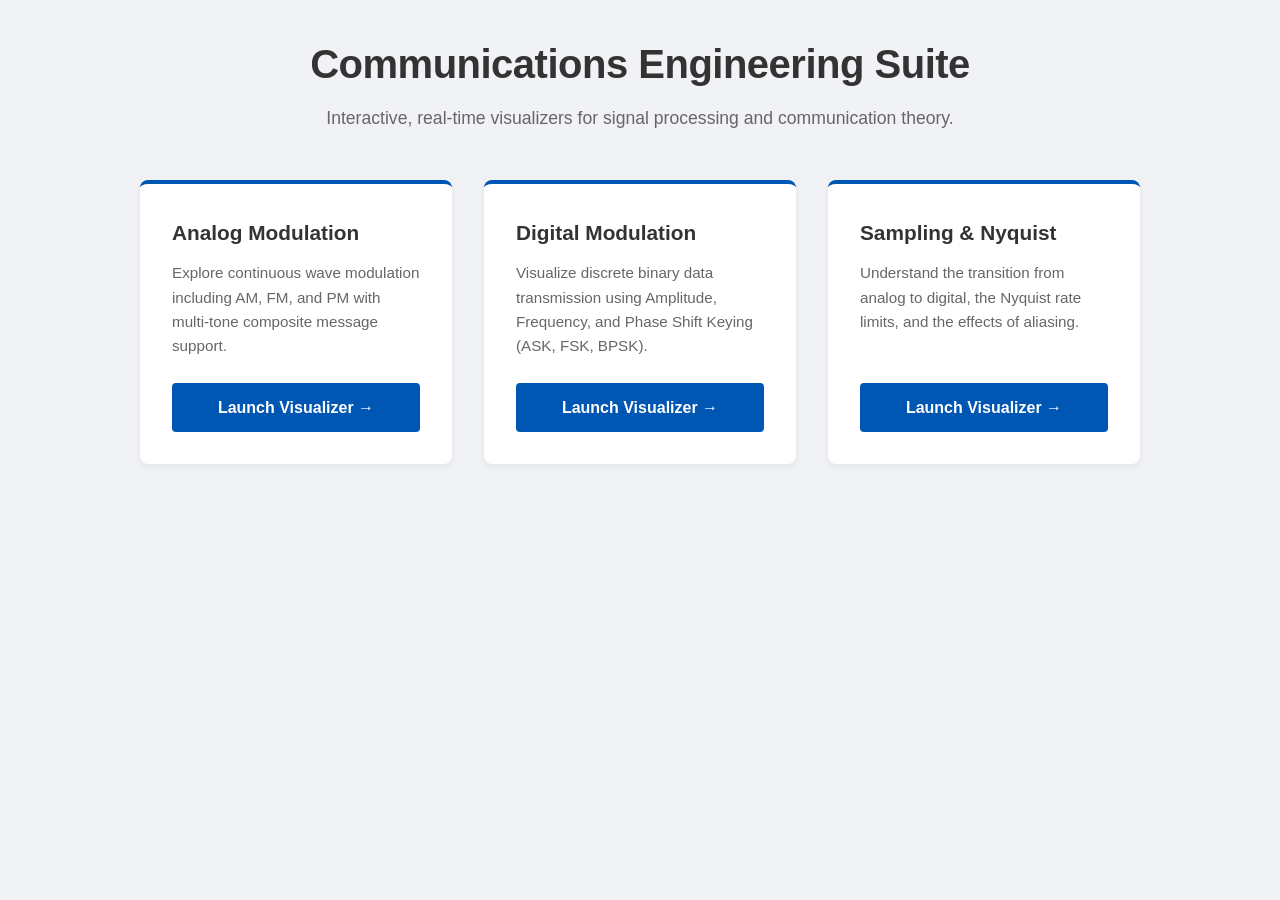
<file: index.html>
<!doctype html>
<html lang="en">
  <head>
    <meta charset="UTF-8" />
    <meta name="viewport" content="width=device-width, initial-scale=1.0" />

    <title>Communications Engineering Suite</title>
    <meta
      name="description"
      content="A suite of interactive, high-performance web simulators for learning Analog Modulation, Digital Modulation, and the Nyquist Sampling Theorem."
    />
    <meta
      name="keywords"
      content="engineering, communication systems, analog modulation, digital modulation, sampling theorem, interactive visualizer"
    />
    <meta name="author" content="Your Name" />

    <meta property="og:title" content="Communications Engineering Suite" />
    <meta
      property="og:description"
      content="Interactive visualizers for Analog, Digital, and Sampling communication systems."
    />
    <meta property="og:type" content="website" />

    <link rel="stylesheet" href="style.css" />
  </head>
  <body>
    <header class="site-header">
      <h1>Communications Engineering Suite</h1>
      <p>
        Interactive, real-time visualizers for signal processing and
        communication theory.
      </p>
    </header>

    <main>
      <nav aria-label="Visualizer Suite Navigation">
        <ul class="grid-container">
          <li class="card">
            <h2>Analog Modulation</h2>
            <p>
              Explore continuous wave modulation including AM, FM, and PM with
              multi-tone composite message support.
            </p>
            <a href="analog/" aria-label="Launch Analog Modulation Visualizer"
              >Launch Visualizer <span aria-hidden="true">&rarr;</span></a
            >
          </li>

          <li class="card">
            <h2>Digital Modulation</h2>
            <p>
              Visualize discrete binary data transmission using Amplitude,
              Frequency, and Phase Shift Keying (ASK, FSK, BPSK).
            </p>
            <a href="digital/" aria-label="Launch Digital Modulation Visualizer"
              >Launch Visualizer <span aria-hidden="true">&rarr;</span></a
            >
          </li>

          <li class="card">
            <h2>Sampling & Nyquist</h2>
            <p>
              Understand the transition from analog to digital, the Nyquist rate
              limits, and the effects of aliasing.
            </p>
            <a href="sampling/" aria-label="Launch Sampling Theorem Visualizer"
              >Launch Visualizer <span aria-hidden="true">&rarr;</span></a
            >
          </li>
        </ul>
      </nav>
    </main>
  </body>
</html>
</file>
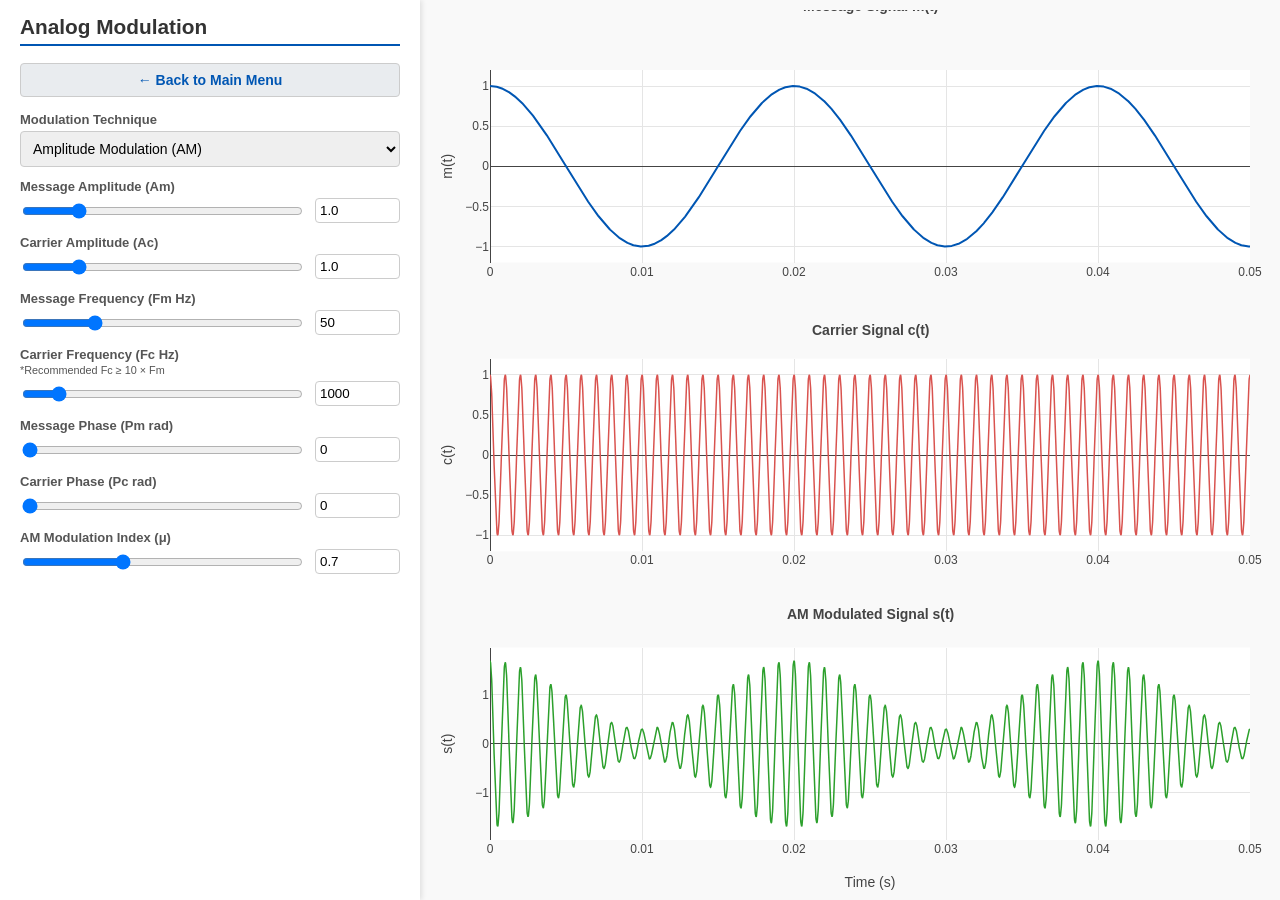
<file: analog/index.html>
<!doctype html>
<html lang="en">
  <head>
    <meta charset="UTF-8" />
    <meta name="viewport" content="width=device-width, initial-scale=1.0" />

    <title>Analog Modulation Visualizer | AM, FM, PM</title>
    <meta
      name="description"
      content="Interactive educational tool demonstrating continuous wave analog modulation including Amplitude, Frequency, and Phase Modulation."
    />
    <meta
      name="keywords"
      content="analog modulation, AM, FM, PM, signal processing, communication systems, engineering education, interactive visualizer"
    />
    <meta name="author" content="Communications Engineering Dept" />

    <link rel="preconnect" href="https://cdn.plot.ly" />
    <script src="https://cdn.plot.ly/plotly-2.27.0.min.js" defer></script>

    <link rel="stylesheet" href="style.css" />
  </head>
  <body>
    <aside id="controls" aria-label="Analog Modulation Parameters">
      <h2>Analog Modulation</h2>

      <nav style="margin-bottom: 15px" aria-label="Breadcrumb">
        <a
          href="../"
          style="
            display: block;
            text-align: center;
            background-color: #e9ecef;
            color: #0056b3;
            padding: 8px;
            text-decoration: none;
            border-radius: 4px;
            font-weight: bold;
            font-size: 14px;
            border: 1px solid #ccc;
          "
          aria-label="Return to Main Suite Menu"
        >
          &larr; Back to Main Menu
        </a>
      </nav>

      <div class="control-group">
        <label for="mod_type">Modulation Technique</label>
        <select
          id="mod_type"
          onchange="
            handleModTypeChange();
            updatePlot();
          "
        >
          <option value="AM">Amplitude Modulation (AM)</option>
          <option value="FM">Frequency Modulation (FM)</option>
          <option value="PM">Phase Modulation (PM)</option>
        </select>
      </div>

      <div class="control-group">
        <label for="Am_slider">Message Amplitude (Am)</label>
        <div class="input-row">
          <input
            type="range"
            id="Am_slider"
            min="0.1"
            max="5.0"
            step="0.1"
            value="1.0"
            oninput="
              Am_num.value = this.value;
              updatePlot();
            "
          />
          <input
            type="number"
            id="Am_num"
            min="0.1"
            max="5.0"
            step="0.1"
            value="1.0"
            aria-label="Message Amplitude numeric input"
            oninput="
              Am_slider.value = this.value;
              updatePlot();
            "
          />
        </div>
      </div>

      <div class="control-group">
        <label for="Ac_slider">Carrier Amplitude (Ac)</label>
        <div class="input-row">
          <input
            type="range"
            id="Ac_slider"
            min="0.1"
            max="5.0"
            step="0.1"
            value="1.0"
            oninput="
              Ac_num.value = this.value;
              updatePlot();
            "
          />
          <input
            type="number"
            id="Ac_num"
            min="0.1"
            max="5.0"
            step="0.1"
            value="1.0"
            aria-label="Carrier Amplitude numeric input"
            oninput="
              Ac_slider.value = this.value;
              updatePlot();
            "
          />
        </div>
      </div>

      <div class="control-group">
        <label for="Fm_slider">Message Frequency (Fm Hz)</label>
        <div class="input-row">
          <input
            type="range"
            id="Fm_slider"
            min="1"
            max="200"
            step="1"
            value="50"
            oninput="
              Fm_num.value = this.value;
              updatePlot();
            "
          />
          <input
            type="number"
            id="Fm_num"
            min="1"
            max="200"
            step="1"
            value="50"
            aria-label="Message Frequency numeric input"
            oninput="
              Fm_slider.value = this.value;
              updatePlot();
            "
          />
        </div>
      </div>

      <div class="control-group">
        <label for="Fc_slider"
          >Carrier Frequency (Fc Hz) <br /><small
            style="font-weight: normal"
            id="fc_desc"
            >*Recommended Fc ≥ 10 × Fm</small
          ></label
        >
        <div class="input-row">
          <input
            type="range"
            id="Fc_slider"
            min="500"
            max="5000"
            step="10"
            value="1000"
            aria-describedby="fc_desc"
            oninput="
              Fc_num.value = this.value;
              updatePlot();
            "
          />
          <input
            type="number"
            id="Fc_num"
            min="500"
            max="5000"
            step="10"
            value="1000"
            aria-label="Carrier Frequency numeric input"
            oninput="
              Fc_slider.value = this.value;
              updatePlot();
            "
          />
        </div>
      </div>

      <div class="control-group">
        <label for="Pm_slider">Message Phase (Pm rad)</label>
        <div class="input-row">
          <input
            type="range"
            id="Pm_slider"
            min="0"
            max="6.283"
            step="0.01"
            value="0"
            oninput="
              Pm_num.value = this.value;
              updatePlot();
            "
          />
          <input
            type="number"
            id="Pm_num"
            min="0"
            max="6.283"
            step="0.01"
            value="0"
            aria-label="Message Phase numeric input"
            oninput="
              Pm_slider.value = this.value;
              updatePlot();
            "
          />
        </div>
      </div>

      <div class="control-group">
        <label for="Pc_slider">Carrier Phase (Pc rad)</label>
        <div class="input-row">
          <input
            type="range"
            id="Pc_slider"
            min="0"
            max="6.283"
            step="0.01"
            value="0"
            oninput="
              Pc_num.value = this.value;
              updatePlot();
            "
          />
          <input
            type="number"
            id="Pc_num"
            min="0"
            max="6.283"
            step="0.01"
            value="0"
            aria-label="Carrier Phase numeric input"
            oninput="
              Pc_slider.value = this.value;
              updatePlot();
            "
          />
        </div>
      </div>

      <div class="control-group" id="group_am_idx">
        <label for="mu_slider">AM Modulation Index (μ)</label>
        <div class="input-row">
          <input
            type="range"
            id="mu_slider"
            min="0"
            max="2"
            step="0.1"
            value="0.7"
            oninput="
              mu_num.value = this.value;
              updatePlot();
            "
          />
          <input
            type="number"
            id="mu_num"
            min="0"
            max="2"
            step="0.1"
            value="0.7"
            aria-label="AM Modulation Index numeric input"
            oninput="
              mu_slider.value = this.value;
              updatePlot();
            "
          />
        </div>
      </div>

      <div class="control-group" id="group_fm_idx" style="display: none">
        <label for="beta_slider">FM Modulation Index (β)</label>
        <div class="input-row">
          <input
            type="range"
            id="beta_slider"
            min="0"
            max="20"
            step="0.1"
            value="5"
            oninput="
              beta_num.value = this.value;
              updatePlot();
            "
          />
          <input
            type="number"
            id="beta_num"
            min="0"
            max="20"
            step="0.1"
            value="5"
            aria-label="FM Modulation Index numeric input"
            oninput="
              beta_slider.value = this.value;
              updatePlot();
            "
          />
        </div>
      </div>

      <div class="control-group" id="group_pm_idx" style="display: none">
        <label for="kp_slider">PM Modulation Index (kp)</label>
        <div class="input-row">
          <input
            type="range"
            id="kp_slider"
            min="0"
            max="6.283"
            step="0.01"
            value="1.57"
            oninput="
              kp_num.value = this.value;
              updatePlot();
            "
          />
          <input
            type="number"
            id="kp_num"
            min="0"
            max="6.283"
            step="0.01"
            value="1.57"
            aria-label="PM Modulation Index numeric input"
            oninput="
              kp_slider.value = this.value;
              updatePlot();
            "
          />
        </div>
      </div>
    </aside>

    <main id="plot-container" aria-label="Interactive Waveform Plot">
      <div id="plot"></div>
    </main>

    <script src="script.js" defer></script>
  </body>
</html>
</file>
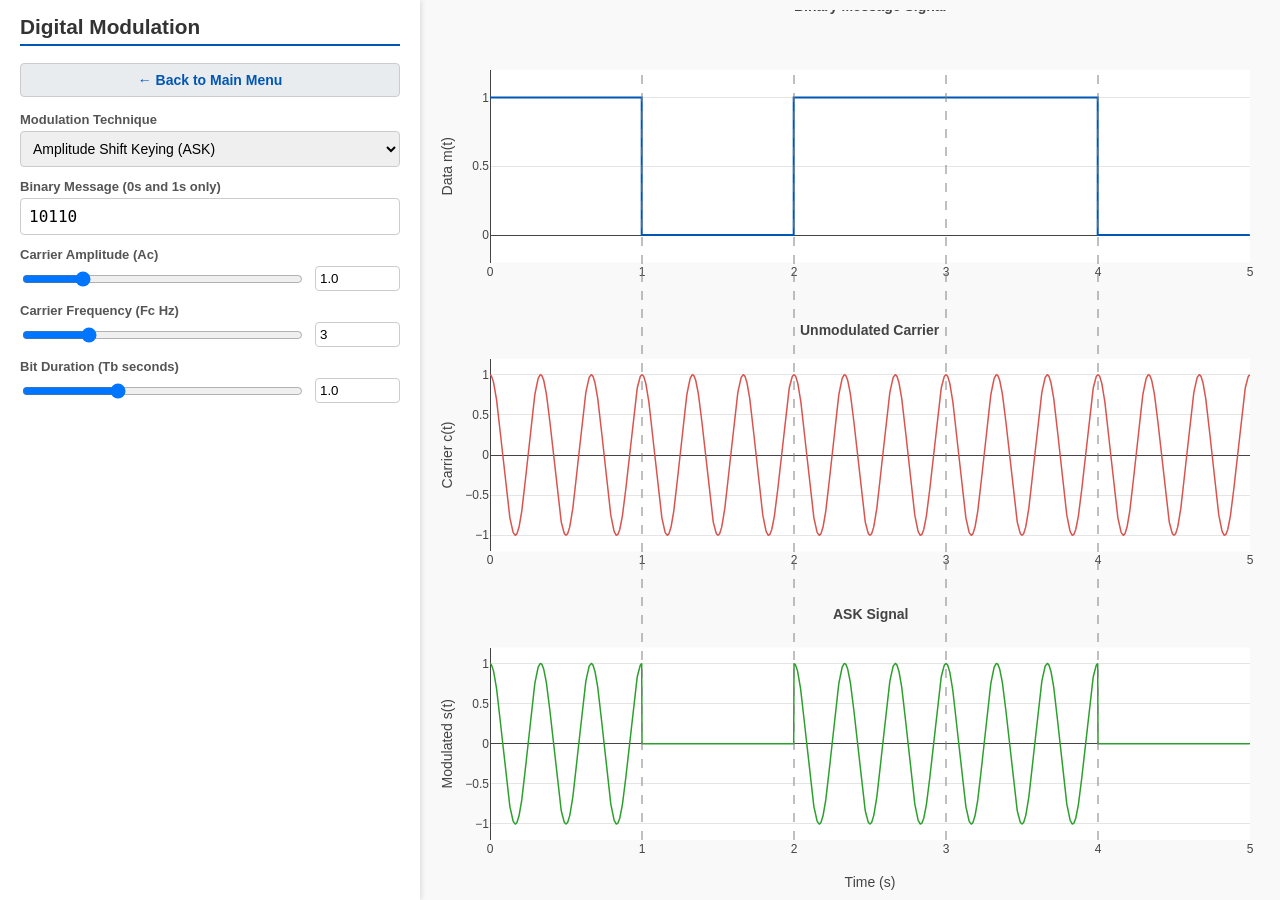
<file: digital/index.html>
<!doctype html>
<html lang="en">
  <head>
    <meta charset="UTF-8" />
    <meta name="viewport" content="width=device-width, initial-scale=1.0" />

    <title>Digital Modulation Visualizer | ASK, FSK, BPSK</title>
    <meta
      name="description"
      content="Interactive educational tool demonstrating digital modulation techniques including Amplitude, Frequency, and Phase Shift Keying."
    />
    <meta
      name="keywords"
      content="digital modulation, ASK, FSK, BPSK, shift keying, signal processing, engineering education"
    />
    <meta name="author" content="Communications Engineering Dept" />

    <link rel="preconnect" href="https://cdn.plot.ly" />
    <script src="https://cdn.plot.ly/plotly-2.27.0.min.js" defer></script>

    <link rel="stylesheet" href="style.css" />
  </head>
  <body>
    <aside id="controls" aria-label="Digital Modulation Parameters">
      <h2>Digital Modulation</h2>

      <nav style="margin-bottom: 15px" aria-label="Breadcrumb">
        <a
          href="../"
          style="
            display: block;
            text-align: center;
            background-color: #e9ecef;
            color: #0056b3;
            padding: 8px;
            text-decoration: none;
            border-radius: 4px;
            font-weight: bold;
            font-size: 14px;
            border: 1px solid #ccc;
          "
          aria-label="Return to Main Suite Menu"
        >
          &larr; Back to Main Menu
        </a>
      </nav>

      <div class="control-group">
        <label for="mod_type">Modulation Technique</label>
        <select id="mod_type" onchange="updatePlot()">
          <option value="ASK">Amplitude Shift Keying (ASK)</option>
          <option value="FSK">Frequency Shift Keying (FSK)</option>
          <option value="BPSK">Binary Phase Shift Keying (BPSK)</option>
        </select>
      </div>

      <div class="control-group">
        <label for="binary_input">Binary Message (0s and 1s only)</label>
        <input
          type="text"
          id="binary_input"
          value="10110"
          oninput="
            validateBinary(this);
            updatePlot();
          "
          style="
            width: 100%;
            padding: 8px;
            font-family: monospace;
            font-size: 16px;
            border: 1px solid #ccc;
            border-radius: 4px;
            box-sizing: border-box;
          "
        />
      </div>

      <div class="control-group">
        <label for="Ac_slider">Carrier Amplitude (Ac)</label>
        <div class="input-row">
          <input
            type="range"
            id="Ac_slider"
            min="0.5"
            max="3.0"
            step="0.1"
            value="1.0"
            oninput="
              Ac_num.value = this.value;
              updatePlot();
            "
          />
          <input
            type="number"
            id="Ac_num"
            min="0.5"
            max="3.0"
            step="0.1"
            value="1.0"
            aria-label="Carrier Amplitude numeric input"
            oninput="
              Ac_slider.value = this.value;
              updatePlot();
            "
          />
        </div>
      </div>

      <div class="control-group">
        <label for="Fc_slider">Carrier Frequency (Fc Hz)</label>
        <div class="input-row">
          <input
            type="range"
            id="Fc_slider"
            min="1"
            max="10"
            step="0.5"
            value="3"
            oninput="
              Fc_num.value = this.value;
              updatePlot();
            "
          />
          <input
            type="number"
            id="Fc_num"
            min="1"
            max="10"
            step="0.5"
            value="3"
            aria-label="Carrier Frequency numeric input"
            oninput="
              Fc_slider.value = this.value;
              updatePlot();
            "
          />
        </div>
      </div>

      <div class="control-group">
        <label for="Tb_slider">Bit Duration (Tb seconds)</label>
        <div class="input-row">
          <input
            type="range"
            id="Tb_slider"
            min="0.5"
            max="2.0"
            step="0.1"
            value="1.0"
            oninput="
              Tb_num.value = this.value;
              updatePlot();
            "
          />
          <input
            type="number"
            id="Tb_num"
            min="0.5"
            max="2.0"
            step="0.1"
            value="1.0"
            aria-label="Bit Duration numeric input"
            oninput="
              Tb_slider.value = this.value;
              updatePlot();
            "
          />
        </div>
      </div>
    </aside>

    <main id="plot-container" aria-label="Interactive Waveform Plot">
      <div id="plot"></div>
    </main>

    <script src="script.js" defer></script>
  </body>
</html>
</file>
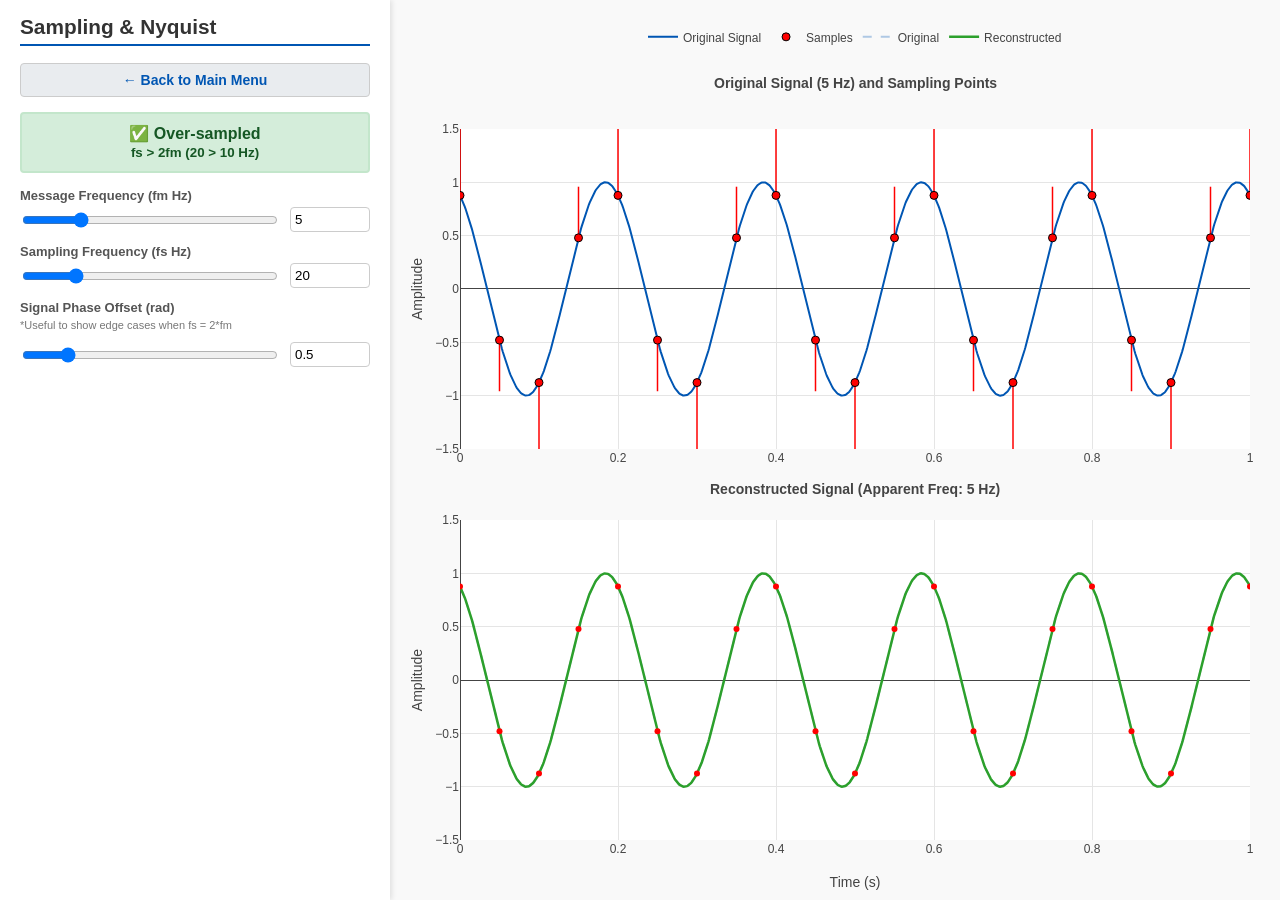
<file: sampling/index.html>
<!doctype html>
<html lang="en">
  <head>
    <meta charset="UTF-8" />
    <meta name="viewport" content="width=device-width, initial-scale=1.0" />

    <title>Sampling Theorem & Nyquist Visualizer</title>
    <meta
      name="description"
      content="Interactive educational tool demonstrating the Nyquist-Shannon Sampling Theorem, signal reconstruction, and the effects of aliasing."
    />
    <meta
      name="keywords"
      content="Nyquist theorem, sampling rate, aliasing, signal processing, interactive visualizer, engineering education"
    />
    <meta name="author" content="Communications Engineering Dept" />

    <link rel="preconnect" href="https://cdn.plot.ly" />
    <script src="https://cdn.plot.ly/plotly-2.27.0.min.js" defer></script>

    <link rel="stylesheet" href="style.css" />
  </head>
  <body>
    <aside id="controls" aria-label="Sampling Parameters">
      <h2>Sampling & Nyquist</h2>

      <nav style="margin-bottom: 15px" aria-label="Breadcrumb">
        <a
          href="../"
          style="
            display: block;
            text-align: center;
            background-color: #e9ecef;
            color: #0056b3;
            padding: 8px;
            text-decoration: none;
            border-radius: 4px;
            font-weight: bold;
            font-size: 14px;
            border: 1px solid #ccc;
          "
          aria-label="Return to Main Suite Menu"
        >
          &larr; Back to Main Menu
        </a>
      </nav>

      <div
        id="nyquist_status"
        role="status"
        aria-live="polite"
        style="
          padding: 10px;
          border-radius: 4px;
          margin-bottom: 15px;
          font-weight: bold;
          text-align: center;
          border: 2px solid #ccc;
          transition: all 0.3s ease;
        "
      >
        Status: Initializing...
      </div>

      <div class="control-group">
        <label for="fm_slider">Message Frequency (fm Hz)</label>
        <div class="input-row">
          <input
            type="range"
            id="fm_slider"
            min="1"
            max="20"
            step="1"
            value="5"
            oninput="
              fm_num.value = this.value;
              updatePlot();
            "
          />
          <input
            type="number"
            id="fm_num"
            min="1"
            max="20"
            step="1"
            value="5"
            aria-label="Message Frequency numeric input"
            oninput="
              fm_slider.value = this.value;
              updatePlot();
            "
          />
        </div>
      </div>

      <div class="control-group">
        <label for="fs_slider">Sampling Frequency (fs Hz)</label>
        <div class="input-row">
          <input
            type="range"
            id="fs_slider"
            min="1"
            max="100"
            step="1"
            value="20"
            oninput="
              fs_num.value = this.value;
              updatePlot();
            "
          />
          <input
            type="number"
            id="fs_num"
            min="1"
            max="100"
            step="1"
            value="20"
            aria-label="Sampling Frequency numeric input"
            oninput="
              fs_slider.value = this.value;
              updatePlot();
            "
          />
        </div>
      </div>

      <div class="control-group">
        <label for="phase_slider">Signal Phase Offset (rad)</label>
        <p style="font-size: 11px; margin-top: 0; color: #777" id="phase_desc">
          *Useful to show edge cases when fs = 2*fm
        </p>
        <div class="input-row">
          <input
            type="range"
            id="phase_slider"
            min="0"
            max="3.14"
            step="0.1"
            value="0.5"
            aria-describedby="phase_desc"
            oninput="
              phase_num.value = this.value;
              updatePlot();
            "
          />
          <input
            type="number"
            id="phase_num"
            min="0"
            max="3.14"
            step="0.1"
            value="0.5"
            aria-label="Phase offset numeric input"
            oninput="
              phase_slider.value = this.value;
              updatePlot();
            "
          />
        </div>
      </div>
    </aside>

    <main id="plot-container" aria-label="Interactive Waveform Plot">
      <div id="plot"></div>
    </main>

    <script src="script.js" defer></script>
  </body>
</html>
</file>
<file: style.css>
/* --- CSS Reset & Base Styles --- */
:root {
  --primary-color: #0056b3;
  --primary-hover: #004494;
  --text-main: #333333;
  --text-muted: #666666;
  --bg-color: #f0f2f5;
  --card-bg: #ffffff;
}

* {
  box-sizing: border-box;
  margin: 0;
  padding: 0;
}

body {
  /* System font stack for zero-latency loading and perfect legibility */
  font-family:
    -apple-system, BlinkMacSystemFont, "Segoe UI", Roboto, Helvetica, Arial,
    sans-serif;
  background-color: var(--bg-color);
  color: var(--text-main);
  line-height: 1.6;
  display: flex;
  flex-direction: column;
  min-height: 100vh;
  padding: 2rem 1rem;
  align-items: center;
}

/* --- Typography & Header --- */
.site-header {
  text-align: center;
  margin-bottom: 3rem;
  max-width: 800px;
}

.site-header h1 {
  font-size: clamp(1.8rem, 4vw, 2.5rem);
  margin-bottom: 0.5rem;
  color: var(--text-main);
  letter-spacing: -0.5px;
}

.site-header p {
  font-size: 1.1rem;
  color: var(--text-muted);
}

/* --- Layout Grid --- */
.grid-container {
  display: grid;
  /* Automatically handles mobile vs desktop layout */
  grid-template-columns: repeat(auto-fit, minmax(280px, 1fr));
  gap: 2rem;
  max-width: 1000px;
  width: 100%;
  list-style: none; /* Removes bullet points from ul */
}

/* --- Cards --- */
.card {
  background: var(--card-bg);
  padding: 2rem;
  border-radius: 8px;
  box-shadow: 0 4px 6px rgba(0, 0, 0, 0.05);
  border-top: 4px solid var(--primary-color);
  display: flex;
  flex-direction: column;
  transition:
    transform 0.2s ease,
    box-shadow 0.2s ease;
}

/* Hover effects for mouse users */
.card:hover {
  transform: translateY(-5px);
  box-shadow: 0 8px 15px rgba(0, 0, 0, 0.1);
}

.card h2 {
  font-size: 1.3rem;
  margin-bottom: 0.75rem;
}

.card p {
  color: var(--text-muted);
  font-size: 0.95rem;
  margin-bottom: 1.5rem;
  flex-grow: 1; /* Pushes the button to the bottom */
}

/* --- Buttons --- */
.card a {
  display: inline-block;
  background-color: var(--primary-color);
  color: #ffffff;
  text-decoration: none;
  padding: 0.75rem 1.25rem;
  border-radius: 4px;
  font-weight: 600;
  text-align: center;
  transition: background-color 0.2s ease;
}

.card a:hover {
  background-color: var(--primary-hover);
}

/* A11y: Keyboard Focus Outline */
.card a:focus-visible {
  outline: 3px solid #ffaa00;
  outline-offset: 2px;
}

/* --- Footer --- */
.site-footer {
  margin-top: auto; /* Pushes footer to the bottom of the screen */
  padding-top: 3rem;
  text-align: center;
  color: var(--text-muted);
  font-size: 0.85rem;
}
</file>
<file: analog/style.css>
body {
  font-family: "Segoe UI", Tahoma, Geneva, Verdana, sans-serif;
  display: flex;
  margin: 0;
  height: 100vh;
  background-color: #f9f9f9;
}

#controls {
  width: 380px;
  padding: 15px 20px;
  background: #ffffff;
  box-shadow: 2px 0 5px rgba(0, 0, 0, 0.1);
  overflow-y: auto;
  z-index: 10;
}

#plot-container {
  flex-grow: 1;
  padding: 10px;
  display: flex;
  justify-content: center;
}

#plot {
  width: 100%;
  max-width: 1200px;
  height: 100%;
}

h2 {
  color: #333;
  border-bottom: 2px solid #0056b3;
  padding-bottom: 5px;
  margin-top: 0;
  font-size: 1.3em;
}

.control-group {
  margin-bottom: 12px;
}

.control-group label {
  display: block;
  font-size: 13px;
  font-weight: bold;
  margin-bottom: 4px;
  color: #555;
}

.input-row {
  display: flex;
  gap: 10px;
  align-items: center;
}

.input-row input[type="range"] {
  flex-grow: 1;
  cursor: pointer;
}

.input-row input[type="number"] {
  width: 75px;
  padding: 4px;
  border: 1px solid #ccc;
  border-radius: 4px;
}

select {
  width: 100%;
  padding: 8px;
  border-radius: 4px;
  font-size: 14px;
  cursor: pointer;
  border: 1px solid #ccc;
}
</file>
<file: digital/style.css>
body {
  font-family: "Segoe UI", Tahoma, Geneva, Verdana, sans-serif;
  display: flex;
  margin: 0;
  height: 100vh;
  background-color: #f9f9f9;
}
#controls {
  width: 380px;
  padding: 15px 20px;
  background: #ffffff;
  box-shadow: 2px 0 5px rgba(0, 0, 0, 0.1);
  overflow-y: auto;
  z-index: 10;
}
#plot-container {
  flex-grow: 1;
  padding: 10px;
  display: flex;
  justify-content: center;
}
#plot {
  width: 100%;
  max-width: 1200px;
  height: 100%;
}
h2 {
  color: #333;
  border-bottom: 2px solid #0056b3;
  padding-bottom: 5px;
  margin-top: 0;
  font-size: 1.3em;
}
.control-group {
  margin-bottom: 12px;
}
.control-group label {
  display: block;
  font-size: 13px;
  font-weight: bold;
  margin-bottom: 4px;
  color: #555;
}
.input-row {
  display: flex;
  gap: 10px;
  align-items: center;
}
.input-row input[type="range"] {
  flex-grow: 1;
  cursor: pointer;
}
.input-row input[type="number"] {
  width: 75px;
  padding: 4px;
  border: 1px solid #ccc;
  border-radius: 4px;
}
select {
  width: 100%;
  padding: 8px;
  border-radius: 4px;
  font-size: 14px;
  cursor: pointer;
  border: 1px solid #ccc;
}
</file>
<file: sampling/style.css>
body {
  font-family: "Segoe UI", Tahoma, Geneva, Verdana, sans-serif;
  display: flex;
  margin: 0;
  height: 100vh;
  background-color: #f9f9f9;
}
#controls {
  width: 350px;
  padding: 15px 20px;
  background: #ffffff;
  box-shadow: 2px 0 5px rgba(0, 0, 0, 0.1);
  overflow-y: auto;
  z-index: 10;
}
#plot-container {
  flex-grow: 1;
  padding: 10px;
  display: flex;
  justify-content: center;
}
#plot {
  width: 100%;
  max-width: 1200px;
  height: 100%;
}
h2 {
  color: #333;
  border-bottom: 2px solid #0056b3;
  padding-bottom: 5px;
  margin-top: 0;
  font-size: 1.3em;
}
.control-group {
  margin-bottom: 12px;
}
.control-group label {
  display: block;
  font-size: 13px;
  font-weight: bold;
  margin-bottom: 4px;
  color: #555;
}
.input-row {
  display: flex;
  gap: 10px;
  align-items: center;
}
.input-row input[type="range"] {
  flex-grow: 1;
  cursor: pointer;
}
.input-row input[type="number"] {
  width: 70px;
  padding: 4px;
  border: 1px solid #ccc;
  border-radius: 4px;
}
</file>
